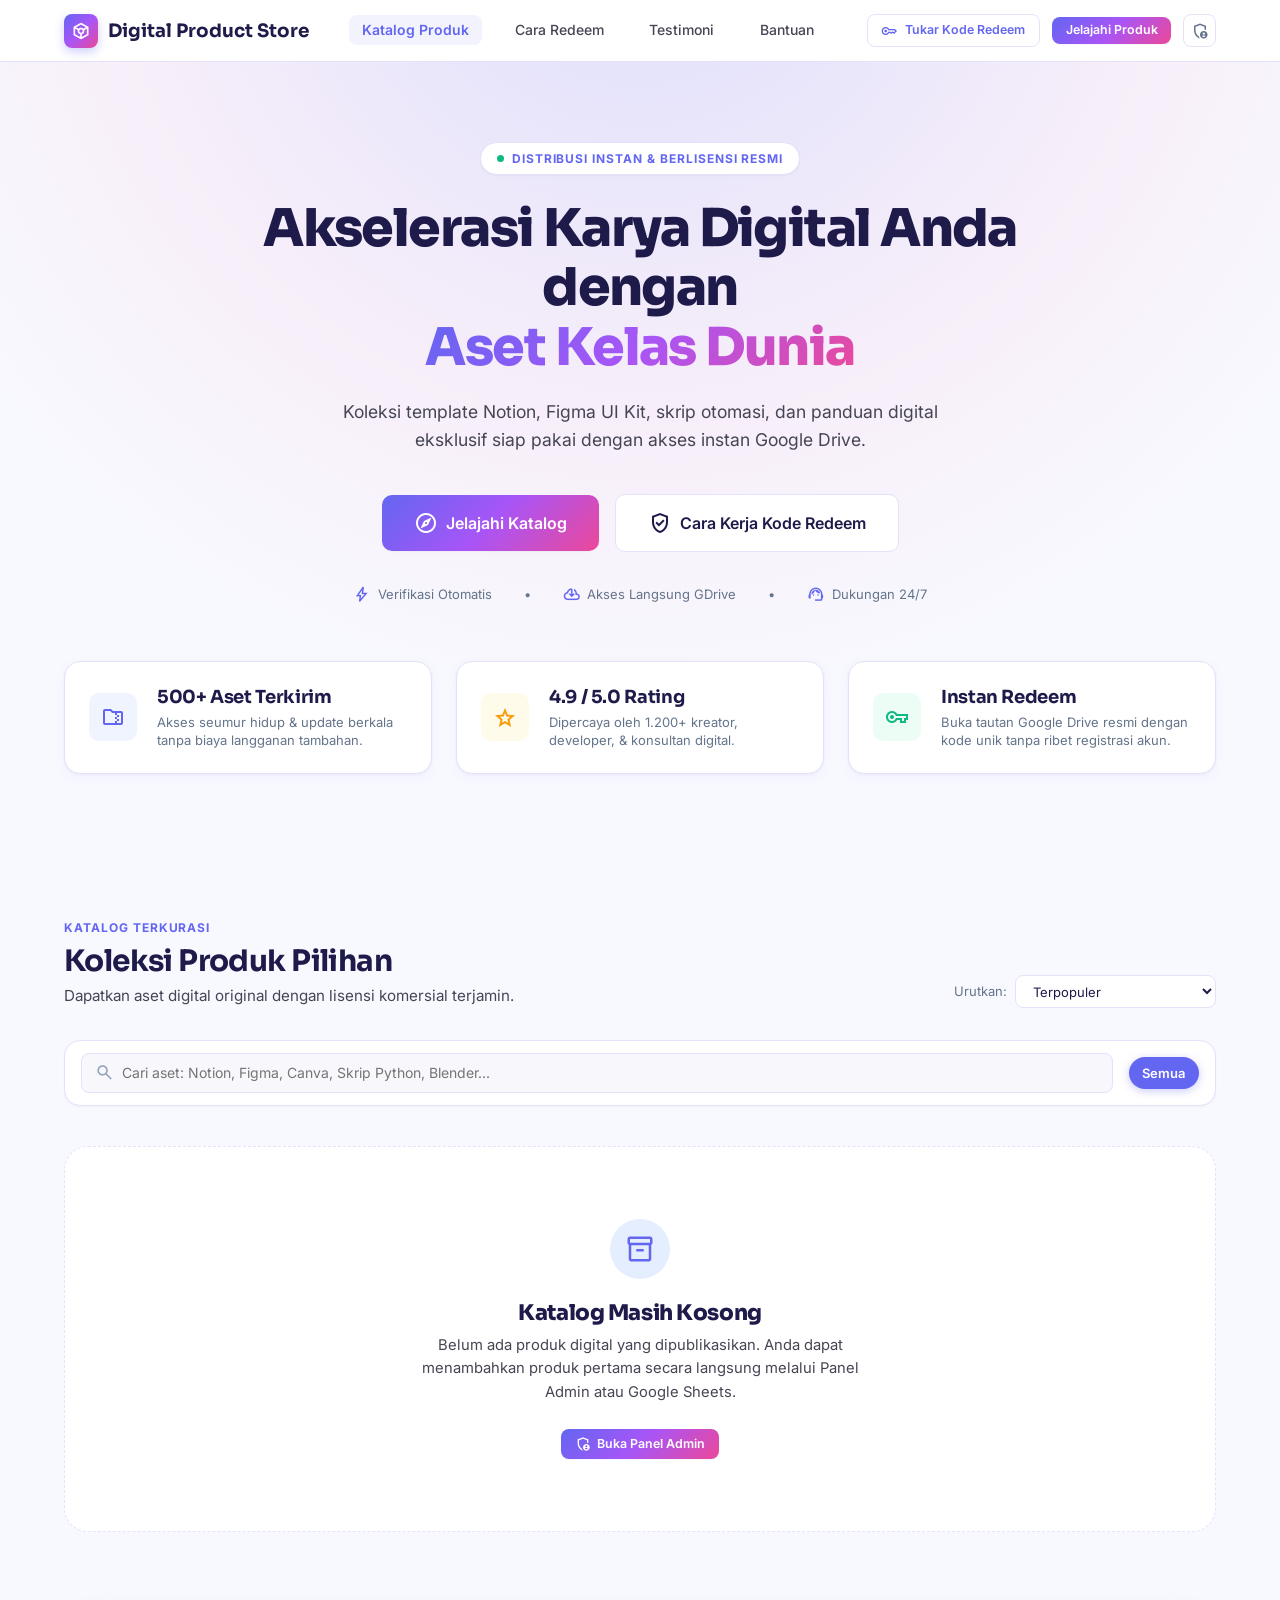
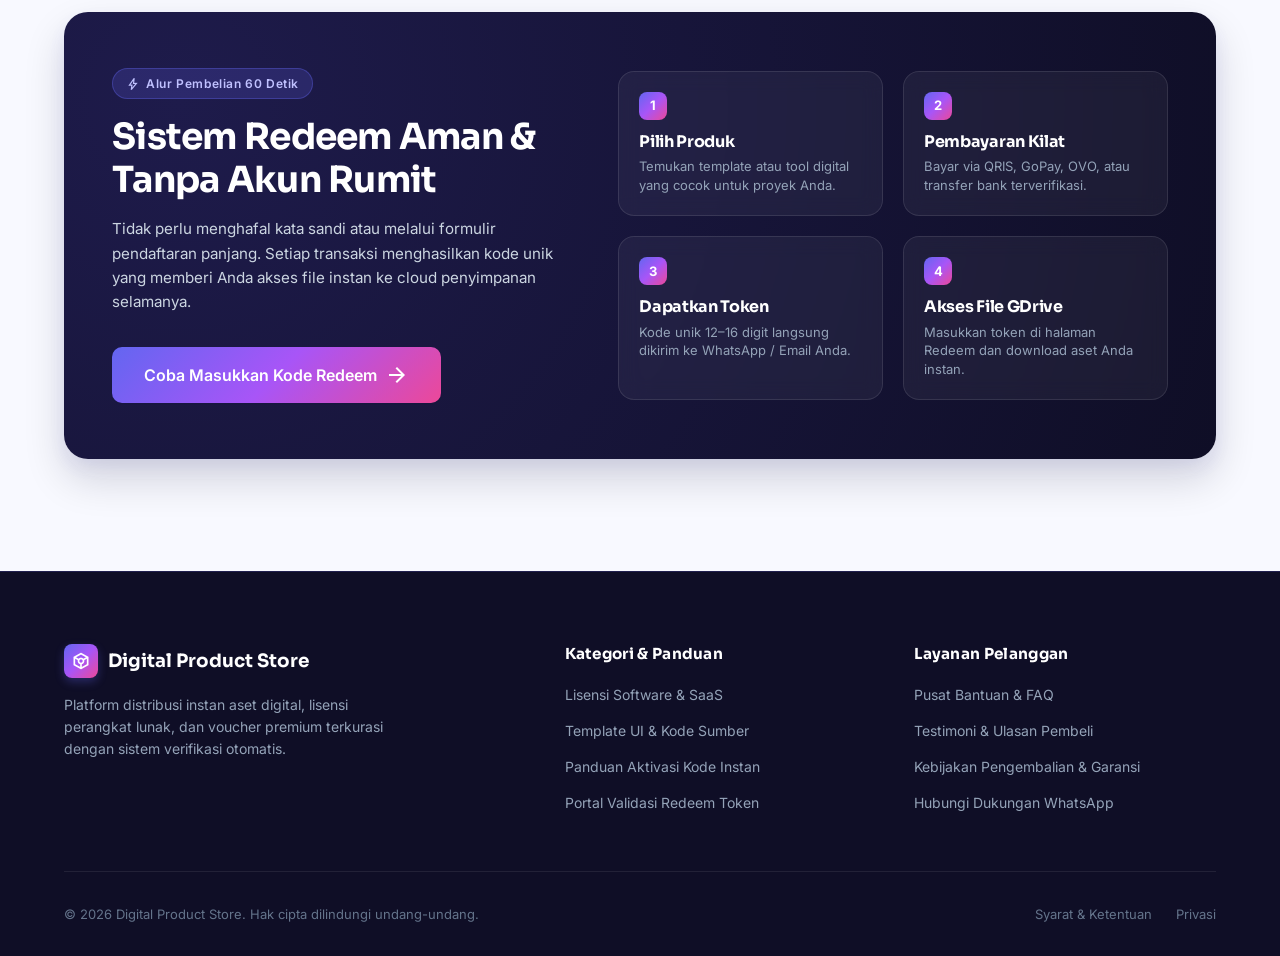
<file: index.html>
<!DOCTYPE html>
<html lang="id">
<head>
  <meta charset="UTF-8">
  <meta name="viewport" content="width=device-width, initial-scale=1.0">
  <title>Digital Product Store — Akselerasi Karya Digital Anda</title>
  <meta name="description" content="Platform distribusi instan aset digital, lisensi perangkat lunak, dan template premium terkurasi dengan sistem verifikasi kode redeem otomatis.">
  <link rel="stylesheet" href="css/style.css">
</head>
<body>


  <!-- Modern Navigation Bar -->
  <nav class="site-nav">
    <div class="container nav-wrap">
      <a href="index.html" class="brand-logo">
        <div class="brand-icon">
          <span class="material-symbols-outlined" style="font-size: 20px;">token</span>
        </div>
        <span>Digital Product Store</span>
      </a>

      <ul class="nav-menu">
        <li><a href="index.html" class="nav-link active">Katalog Produk</a></li>
        <li><a href="#cara-kerja" class="nav-link">Cara Redeem</a></li>
        <li><a href="testimonial.html" class="nav-link">Testimoni</a></li>
        <li><a href="#bantuan" class="nav-link">Bantuan</a></li>
      </ul>

      <div class="nav-actions">
        <a href="redeem.html" class="btn btn-outline btn-sm">
          <span class="material-symbols-outlined" style="font-size: 16px;">key</span>
          Tukar Kode Redeem
        </a>
        <a href="#katalog" class="btn btn-primary btn-sm">
          Jelajahi Produk
        </a>
        <a href="admin.html" title="Admin Console" style="color: var(--text-tertiary); display: flex; align-items: center; padding: 0.4rem; border-radius: var(--radius-md); border: 1px solid var(--border-subtle);">
          <span class="material-symbols-outlined" style="font-size: 18px;">admin_panel_settings</span>
        </a>
      </div>
    </div>
  </nav>

  <!-- Hero Section -->
  <header class="hero-section">
    <div class="container">
      <div class="hero-pill">
        <span class="hero-pill-dot"></span>
        Distribusi Instan & Berlisensi Resmi
      </div>

      <h1 class="hero-title">
        Akselerasi Karya Digital Anda dengan <br>
        <span class="gradient-text">Aset Kelas Dunia</span>
      </h1>

      <p class="hero-subtitle">
        Koleksi template Notion, Figma UI Kit, skrip otomasi, dan panduan digital eksklusif siap pakai dengan akses instan Google Drive.
      </p>

      <div class="hero-cta-group">
        <a href="#katalog" class="btn btn-primary btn-lg">
          <span class="material-symbols-outlined">explore</span>
          Jelajahi Katalog
        </a>
        <a href="#cara-kerja" class="btn btn-secondary btn-lg">
          <span class="material-symbols-outlined">verified_user</span>
          Cara Kerja Kode Redeem
        </a>
      </div>

      <div class="hero-trust-row">
        <div class="hero-trust-item">
          <span class="material-symbols-outlined">bolt</span>
          <span>Verifikasi Otomatis</span>
        </div>
        <span>•</span>
        <div class="hero-trust-item">
          <span class="material-symbols-outlined">cloud_download</span>
          <span>Akses Langsung GDrive</span>
        </div>
        <span>•</span>
        <div class="hero-trust-item">
          <span class="material-symbols-outlined">support_agent</span>
          <span>Dukungan 24/7</span>
        </div>
      </div>

      <!-- 3 Key Trust Metric Cards -->
      <div class="trust-cards-grid">
        <div class="trust-card">
          <div class="trust-card-icon">
            <span class="material-symbols-outlined">folder_zip</span>
          </div>
          <div>
            <h3>500+ Aset Terkirim</h3>
            <p>Akses seumur hidup & update berkala tanpa biaya langganan tambahan.</p>
          </div>
        </div>

        <div class="trust-card">
          <div class="trust-card-icon" style="color: #f59e0b; background: #fffbeb;">
            <span class="material-symbols-outlined">star</span>
          </div>
          <div>
            <h3>4.9 / 5.0 Rating</h3>
            <p>Dipercaya oleh 1.200+ kreator, developer, & konsultan digital.</p>
          </div>
        </div>

        <div class="trust-card">
          <div class="trust-card-icon" style="color: var(--accent-success); background: var(--accent-success-bg);">
            <span class="material-symbols-outlined">vpn_key</span>
          </div>
          <div>
            <h3>Instan Redeem</h3>
            <p>Buka tautan Google Drive resmi dengan kode unik tanpa ribet registrasi akun.</p>
          </div>
        </div>
      </div>

    </div>
  </header>

  <!-- Product Catalog Section -->
  <section class="catalog-section" id="katalog">
    <div class="container">
      <div class="section-head">
        <div>
          <span class="section-badge">KATALOG TERKURASI</span>
          <h2 class="section-title">Koleksi Produk Pilihan</h2>
          <p class="section-subtitle">Dapatkan aset digital original dengan lisensi komersial terjamin.</p>
        </div>
        
        <div style="display: flex; align-items: center; gap: 0.5rem; font-size: 0.8125rem; color: var(--text-tertiary);">
          <span>Urutkan:</span>
          <select id="sortSelect" class="form-control" style="width: auto; padding: 0.4rem 0.8rem; font-size: 0.8125rem;">
            <option value="popular">Terpopuler</option>
            <option value="price-low">Harga: Rendah ke Tinggi</option>
            <option value="price-high">Harga: Tinggi ke Rendah</option>
          </select>
        </div>
      </div>

      <!-- Filter Bar: Search + Category Pills -->
      <div class="catalog-filter-bar">
        <div class="search-input-wrap">
          <span class="material-symbols-outlined">search</span>
          <input type="text" id="searchInput" class="search-input" placeholder="Cari aset: Notion, Figma, Canva, Skrip Python, Blender...">
        </div>

        <div class="category-pills" id="categoryPills">
          <button class="category-pill active" data-cat="all">Semua</button>
        </div>
      </div>

      <!-- Grid Cards -->
      <div class="product-grid" id="productGrid">
        <!-- Rendered via js/app.js -->
        <div style="grid-column: 1 / -1; text-align: center; padding: 4rem 1rem; color: var(--text-tertiary);">
          <span class="material-symbols-outlined" style="font-size: 3rem; animation: spin 1.5s infinite linear;">sync</span>
          <p style="margin-top: 1rem; font-weight: 500;">Memuat katalog produk resmi...</p>
        </div>
      </div>

    </div>
  </section>

  <!-- How It Works Bento Box (Sistem Redeem Aman & Tanpa Akun Rumit) -->
  <section class="container" id="cara-kerja" style="padding-bottom: 2rem;">
    <div class="how-it-works-box">
      <div>
        <span class="how-info-tag">
          <span class="material-symbols-outlined" style="font-size: 14px;">bolt</span>
          Alur Pembelian 60 Detik
        </span>
        <h2 class="how-title">Sistem Redeem Aman & Tanpa Akun Rumit</h2>
        <p class="how-desc">
          Tidak perlu menghafal kata sandi atau melalui formulir pendaftaran panjang. Setiap transaksi menghasilkan kode unik yang memberi Anda akses file instan ke cloud penyimpanan selamanya.
        </p>
        <a href="redeem.html" class="btn btn-primary btn-lg">
          <span>Coba Masukkan Kode Redeem</span>
          <span class="material-symbols-outlined">arrow_forward</span>
        </a>
      </div>

      <div class="how-steps-grid">
        <div class="how-step-card">
          <div class="how-step-num">1</div>
          <h4>Pilih Produk</h4>
          <p>Temukan template atau tool digital yang cocok untuk proyek Anda.</p>
        </div>

        <div class="how-step-card">
          <div class="how-step-num">2</div>
          <h4>Pembayaran Kilat</h4>
          <p>Bayar via QRIS, GoPay, OVO, atau transfer bank terverifikasi.</p>
        </div>

        <div class="how-step-card">
          <div class="how-step-num">3</div>
          <h4>Dapatkan Token</h4>
          <p>Kode unik 12–16 digit langsung dikirim ke WhatsApp / Email Anda.</p>
        </div>

        <div class="how-step-card">
          <div class="how-step-num">4</div>
          <h4>Akses File GDrive</h4>
          <p>Masukkan token di halaman Redeem dan download aset Anda instan.</p>
        </div>
      </div>
    </div>
  </section>

  <!-- Public Footer -->
  <footer class="site-footer" id="bantuan">
    <div class="container">
      <div class="footer-top-grid">
        <div class="footer-brand">
          <div class="brand-logo" style="color: #ffffff; margin-bottom: 1rem;">
            <div class="brand-icon">
              <span class="material-symbols-outlined" style="font-size: 20px;">token</span>
            </div>
            <span>Digital Product Store</span>
          </div>
          <p>Platform distribusi instan aset digital, lisensi perangkat lunak, dan voucher premium terkurasi dengan sistem verifikasi otomatis.</p>
        </div>

        <div class="footer-col">
          <h4>Kategori & Panduan</h4>
          <ul class="footer-links">
            <li><a href="#katalog">Lisensi Software & SaaS</a></li>
            <li><a href="#katalog">Template UI & Kode Sumber</a></li>
            <li><a href="redeem.html">Panduan Aktivasi Kode Instan</a></li>
            <li><a href="redeem.html">Portal Validasi Redeem Token</a></li>
          </ul>
        </div>

        <div class="footer-col">
          <h4>Layanan Pelanggan</h4>
          <ul class="footer-links">
            <li><a href="#">Pusat Bantuan & FAQ</a></li>
            <li><a href="testimonial.html">Testimoni & Ulasan Pembeli</a></li>
            <li><a href="#">Kebijakan Pengembalian & Garansi</a></li>
            <li><a href="https://wa.me/6285655860383?text=Halo%20Admin%2C%20saya%20ingin%20bertanya%20seputar%20produk%20digital" target="_blank">Hubungi Dukungan WhatsApp</a></li>
          </ul>
        </div>
      </div>

      <div class="footer-bottom">
        <p>&copy; <span class="current-year">2026</span> Digital Product Store. Hak cipta dilindungi undang-undang.</p>
        <div style="display: flex; gap: 1.5rem;">
          <a href="#">Syarat & Ketentuan</a>
          <a href="#">Privasi</a>
        </div>
      </div>
    </div>
  </footer>

  <script src="js/app.js"></script>
</body>
</html>
</file>
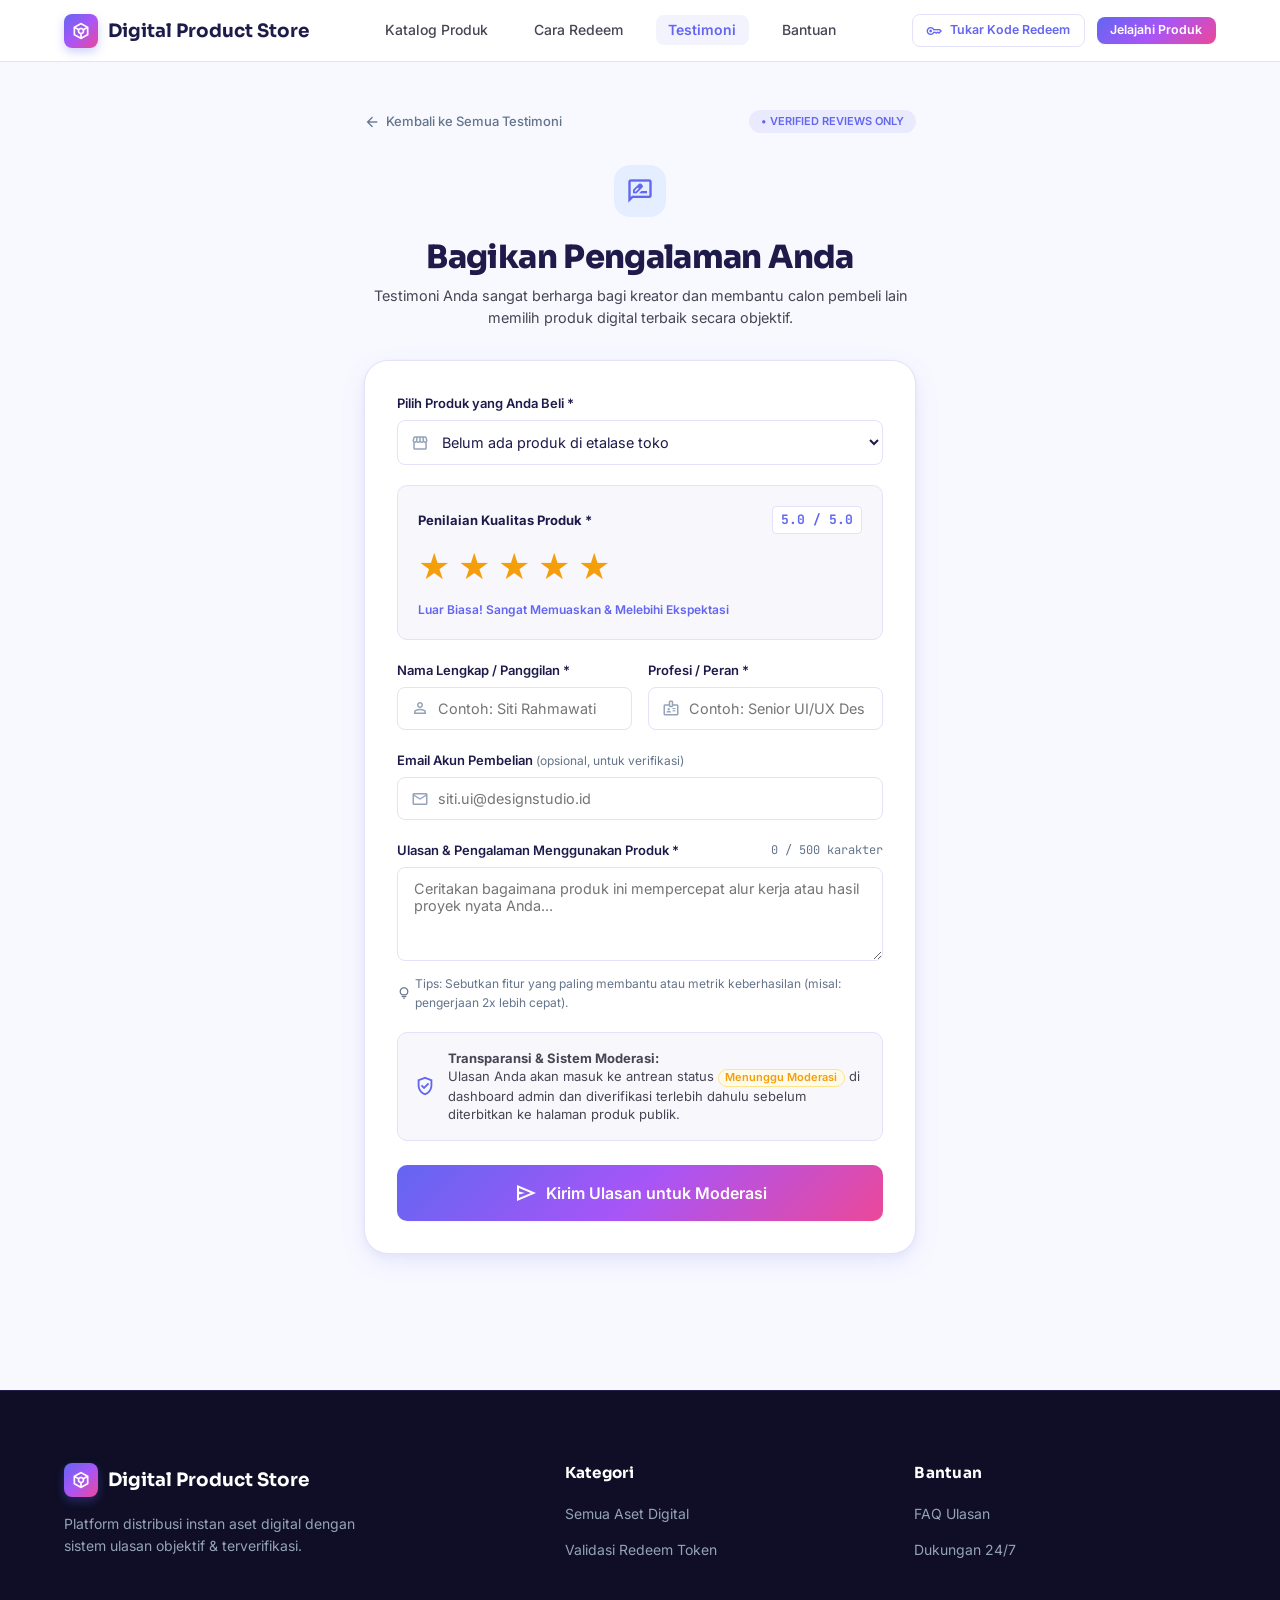
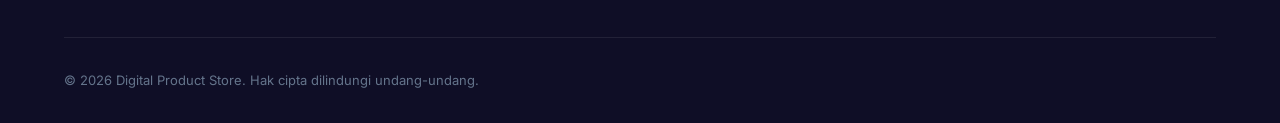
<file: testimonial.html>
<!DOCTYPE html>
<html lang="id">
<head>
  <meta charset="UTF-8">
  <meta name="viewport" content="width=device-width, initial-scale=1.0">
  <title>Kirim Testimoni Pembeli — Digital Product Store</title>
  <link rel="stylesheet" href="css/style.css">
</head>
<body>

  <!-- Modern Navigation Bar -->
  <nav class="site-nav">
    <div class="container nav-wrap">
      <a href="index.html" class="brand-logo">
        <div class="brand-icon">
          <span class="material-symbols-outlined" style="font-size: 20px;">token</span>
        </div>
        <span>Digital Product Store</span>
      </a>

      <ul class="nav-menu">
        <li><a href="index.html#katalog" class="nav-link">Katalog Produk</a></li>
        <li><a href="index.html#cara-kerja" class="nav-link">Cara Redeem</a></li>
        <li><a href="testimonial.html" class="nav-link active">Testimoni</a></li>
        <li><a href="index.html#bantuan" class="nav-link">Bantuan</a></li>
      </ul>

      <div class="nav-actions">
        <a href="redeem.html" class="btn btn-outline btn-sm">
          <span class="material-symbols-outlined" style="font-size: 16px;">key</span>
          Tukar Kode Redeem
        </a>
        <a href="index.html#katalog" class="btn btn-primary btn-sm">
          Jelajahi Produk
        </a>
      </div>
    </div>
  </nav>

  <!-- Main Container -->
  <main class="container" style="max-width: 600px; padding: 3rem 1.5rem 5rem;">
    <!-- Top Back Link & Status Badge -->
    <div style="display: flex; justify-content: space-between; align-items: center; margin-bottom: 2rem;">
      <a href="index.html" style="display: flex; align-items: center; gap: 0.35rem; font-size: 0.8125rem; color: var(--text-tertiary); font-weight: 500;">
        <span class="material-symbols-outlined" style="font-size: 16px;">arrow_back</span>
        Kembali ke Semua Testimoni
      </a>
      <span class="badge" style="background: rgba(99, 102, 241, 0.1); color: var(--primary-indigo); font-size: 0.6875rem;">
        • VERIFIED REVIEWS ONLY
      </span>
    </div>

    <!-- Header Icon & Title -->
    <div style="text-align: center; margin-bottom: 2rem;">
      <div style="width: 52px; height: 52px; border-radius: var(--radius-xl); background: var(--surface-container); color: var(--primary-indigo); display: flex; align-items: center; justify-content: center; margin: 0 auto 1.25rem;">
        <span class="material-symbols-outlined" style="font-size: 28px;">rate_review</span>
      </div>
      <h1 style="font-size: 2rem; font-weight: 800; margin-bottom: 0.5rem;">Bagikan Pengalaman Anda</h1>
      <p style="color: var(--text-secondary); font-size: 0.9rem; line-height: 1.5;">
        Testimoni Anda sangat berharga bagi kreator dan membantu calon pembeli lain memilih produk digital terbaik secara objektif.
      </p>
    </div>

    <!-- Testimonial Form Card -->
    <div style="background: #ffffff; border: 1px solid var(--border-subtle); border-radius: var(--radius-2xl); padding: 2rem; box-shadow: var(--shadow-lg); margin-bottom: 3.5rem;">
      <form id="testimonialForm">
        <!-- Select Product -->
        <div class="form-group">
          <label class="form-label" for="idProduk">Pilih Produk yang Anda Beli *</label>
          <div style="position: relative;">
            <span class="material-symbols-outlined" style="position: absolute; left: 0.85rem; top: 50%; transform: translateY(-50%); color: var(--text-muted); font-size: 18px;">storefront</span>
            <select id="idProduk" class="form-control" style="padding-left: 2.5rem;" required>
              <option value="">Pilih salah satu produk digital...</option>
            </select>
          </div>
        </div>

        <!-- Rating Stars Box -->
        <div style="background: var(--surface-subtle); border: 1px solid var(--border-subtle); border-radius: var(--radius-lg); padding: 1.25rem; margin-bottom: 1.25rem;">
          <div style="display: flex; justify-content: space-between; align-items: center; margin-bottom: 0.5rem;">
            <span style="font-size: 0.8125rem; font-weight: 700; color: var(--text-primary);">Penilaian Kualitas Produk *</span>
            <span id="ratingScoreText" style="font-family: 'JetBrains Mono', monospace; font-size: 0.8125rem; font-weight: 700; color: var(--primary-indigo); background: #ffffff; padding: 0.15rem 0.5rem; border-radius: 4px; border: 1px solid var(--border-subtle);">
              5.0 / 5.0
            </span>
          </div>

          <div id="ratingInput" style="display: flex; gap: 0.5rem; font-size: 2rem; color: #f59e0b; cursor: pointer; margin-bottom: 0.4rem;">
            <span class="star" data-rating="1">★</span>
            <span class="star" data-rating="2">★</span>
            <span class="star" data-rating="3">★</span>
            <span class="star" data-rating="4">★</span>
            <span class="star" data-rating="5">★</span>
          </div>
          <input type="hidden" id="rating" value="5" required>
          <div id="ratingLabel" style="font-size: 0.75rem; color: var(--primary-indigo); font-weight: 600;">
            Luar Biasa! Sangat Memuaskan & Melebihi Ekspektasi
          </div>
        </div>

        <!-- Name & Profession Row -->
        <div style="display: grid; grid-template-columns: 1fr 1fr; gap: 1rem;">
          <div class="form-group">
            <label class="form-label" for="namaCustomer">Nama Lengkap / Panggilan *</label>
            <div style="position: relative;">
              <span class="material-symbols-outlined" style="position: absolute; left: 0.85rem; top: 50%; transform: translateY(-50%); color: var(--text-muted); font-size: 18px;">person</span>
              <input type="text" id="namaCustomer" class="form-control" style="padding-left: 2.5rem;" required placeholder="Contoh: Siti Rahmawati">
            </div>
          </div>

          <div class="form-group">
            <label class="form-label" for="profesiCustomer">Profesi / Peran *</label>
            <div style="position: relative;">
              <span class="material-symbols-outlined" style="position: absolute; left: 0.85rem; top: 50%; transform: translateY(-50%); color: var(--text-muted); font-size: 18px;">badge</span>
              <input type="text" id="profesiCustomer" class="form-control" style="padding-left: 2.5rem;" placeholder="Contoh: Senior UI/UX Designer">
            </div>
          </div>
        </div>

        <div class="form-group">
          <label class="form-label" for="emailCustomer">Email Akun Pembelian <span class="form-label-desc">(opsional, untuk verifikasi)</span></label>
          <div style="position: relative;">
            <span class="material-symbols-outlined" style="position: absolute; left: 0.85rem; top: 50%; transform: translateY(-50%); color: var(--text-muted); font-size: 18px;">mail</span>
            <input type="email" id="emailCustomer" class="form-control" style="padding-left: 2.5rem;" placeholder="siti.ui@designstudio.id">
          </div>
        </div>

        <!-- Review Text with Character Count -->
        <div class="form-group">
          <div style="display: flex; justify-content: space-between; align-items: center; margin-bottom: 0.4rem;">
            <label class="form-label" for="isiTestimoni" style="margin-bottom: 0;">Ulasan & Pengalaman Menggunakan Produk *</label>
            <span id="reviewCharCount" style="font-size: 0.75rem; font-family: 'JetBrains Mono', monospace; color: var(--text-tertiary);">0 / 500 karakter</span>
          </div>
          <textarea id="isiTestimoni" class="form-control" rows="4" maxlength="500" required 
                    placeholder="Ceritakan bagaimana produk ini mempercepat alur kerja atau hasil proyek nyata Anda..."></textarea>
          <div style="font-size: 0.75rem; color: var(--text-tertiary); margin-top: 0.35rem; display: flex; align-items: center; gap: 0.25rem;">
            <span class="material-symbols-outlined" style="font-size: 14px;">lightbulb</span>
            Tips: Sebutkan fitur yang paling membantu atau metrik keberhasilan (misal: pengerjaan 2x lebih cepat).
          </div>
        </div>

        <!-- Transparency Moderation Notice -->
        <div style="background: var(--surface-subtle); border: 1px solid var(--border-subtle); border-radius: var(--radius-lg); padding: 1rem; display: flex; gap: 0.75rem; align-items: center; margin-bottom: 1.5rem;">
          <span class="material-symbols-outlined" style="color: var(--primary-indigo); font-size: 22px;">verified_user</span>
          <div style="font-size: 0.8125rem; color: var(--text-secondary); line-height: 1.4;">
            <strong>Transparansi & Sistem Moderasi:</strong><br>
            Ulasan Anda akan masuk ke antrean status <span class="badge badge-pending" style="font-size: 0.6875rem; padding: 0.1rem 0.4rem;">Menunggu Moderasi</span> di dashboard admin dan diverifikasi terlebih dahulu sebelum diterbitkan ke halaman produk publik.
          </div>
        </div>

        <button type="submit" id="btnSubmitReview" class="btn btn-primary btn-lg" style="width: 100%; font-size: 1rem;">
          <span class="material-symbols-outlined">send</span>
          <span>Kirim Ulasan untuk Moderasi</span>
        </button>
      </form>
    </div>
  </main>

  <!-- Public Footer -->
  <footer class="site-footer">
    <div class="container">
      <div class="footer-top-grid">
        <div class="footer-brand">
          <div class="brand-logo" style="color: #ffffff; margin-bottom: 1rem;">
            <div class="brand-icon">
              <span class="material-symbols-outlined" style="font-size: 20px;">token</span>
            </div>
            <span>Digital Product Store</span>
          </div>
          <p>Platform distribusi instan aset digital dengan sistem ulasan objektif & terverifikasi.</p>
        </div>
        <div class="footer-col">
          <h4>Kategori</h4>
          <ul class="footer-links">
            <li><a href="index.html#katalog">Semua Aset Digital</a></li>
            <li><a href="redeem.html">Validasi Redeem Token</a></li>
          </ul>
        </div>
        <div class="footer-col">
          <h4>Bantuan</h4>
          <ul class="footer-links">
            <li><a href="#">FAQ Ulasan</a></li>
            <li><a href="#">Dukungan 24/7</a></li>
          </ul>
        </div>
      </div>
      <div class="footer-bottom">
        <p>&copy; <span class="current-year">2026</span> Digital Product Store. Hak cipta dilindungi undang-undang.</p>
      </div>
    </div>
  </footer>

  <script src="js/app.js"></script>
</body>
</html>
</file>
<file: css/style.css>
/* ==========================================================================
   DIGITAL PRODUCT STORE - DESIGN SYSTEM "DYNAMIC SAAS PULSE"
   Inspired by Linear, Stripe & Vercel
   ========================================================================== */

@import url('https://fonts.googleapis.com/css2?family=Inter:wght@300;400;500;600;700&family=JetBrains+Mono:wght@400;500;600;700&family=Sora:wght@400;500;600;700;800&display=swap');
@import url('https://fonts.googleapis.com/css2?family=Material+Symbols+Outlined:opsz,wght,FILL,GRAD@20..48,100..700,0..1,-50..200');

:root {
  /* Brand Tri-Color Gradient & Core */
  --primary: #4648d4;
  --primary-indigo: #6366f1;
  --primary-hover: #3b3dc0;
  --primary-container: #6063ee;
  --secondary: #8127cf;
  --tertiary: #b10e6b;
  --brand-gradient: linear-gradient(135deg, #6366F1 0%, #A855F7 50%, #EC4899 100%);
  --brand-gradient-hover: linear-gradient(135deg, #4f46e5 0%, #9333ea 50%, #db2777 100%);
  --brand-gradient-subtle: linear-gradient(135deg, rgba(99, 102, 241, 0.08) 0%, rgba(168, 85, 247, 0.08) 50%, rgba(236, 72, 153, 0.08) 100%);

  /* Surface & Backgrounds */
  --surface: #f8f9ff;
  --surface-base: #ffffff;
  --surface-subtle: #f7f7fc;
  --surface-container-low: #eff4ff;
  --surface-container: #e5eeff;
  --surface-container-high: #dce9ff;
  --surface-dark-sidebar: #0f0e26;
  --surface-dark-sidebar-end: #1e1b4b;
  --surface-dark-card: #151336;

  /* Text & Contrast */
  --text-primary: #1e1b4b;
  --text-secondary: #464554;
  --text-tertiary: #64748b;
  --text-muted: #94a3b8;
  --text-inverse: #ffffff;

  /* Borders & Dividers */
  --border-subtle: #e4e1fa;
  --border-strong: #cbd5e1;
  --border-focus: #6366f1;

  /* Semantic Feedback */
  --accent-success: #10b981;
  --accent-success-bg: #ecfdf5;
  --accent-success-border: #a7f3d0;
  --accent-pending: #f59e0b;
  --accent-pending-bg: #fffbeb;
  --accent-pending-border: #fde68a;
  --accent-danger: #f43f5e;
  --accent-danger-bg: #fff1f2;
  --accent-danger-border: #fecdd3;
  --accent-info: #0ea5e9;
  --accent-info-bg: #f0f9ff;
  --accent-info-border: #bae6fd;

  /* Elevation Shadows */
  --shadow-sm: 0 1px 2px rgba(30, 27, 75, 0.04);
  --shadow-md: 0 1px 3px rgba(30, 27, 75, 0.04), 0 4px 12px rgba(99, 102, 241, 0.05);
  --shadow-lg: 0 8px 24px rgba(99, 102, 241, 0.12), 0 2px 6px rgba(30, 27, 75, 0.04);
  --shadow-xl: 0 20px 40px rgba(15, 14, 38, 0.16), 0 8px 16px rgba(99, 102, 241, 0.08);
  --shadow-glow: 0 6px 20px rgba(99, 102, 241, 0.35);

  /* Radii */
  --radius-sm: 0.375rem; /* 6px */
  --radius-md: 0.5rem;   /* 8px */
  --radius-lg: 0.625rem; /* 10px */
  --radius-xl: 1rem;     /* 16px */
  --radius-2xl: 1.5rem;  /* 24px */
  --radius-full: 9999px;

  /* Transitions */
  --transition-fast: 0.15s cubic-bezier(0.4, 0, 0.2, 1);
  --transition-normal: 0.25s cubic-bezier(0.4, 0, 0.2, 1);
}

/* ==========================================================================
   RESET & BASE STYLES
   ========================================================================== */
*, *::before, *::after {
  box-sizing: border-box;
  margin: 0;
  padding: 0;
}

html {
  scroll-behavior: smooth;
  -webkit-font-smoothing: antialiased;
  -moz-osx-font-smoothing: grayscale;
}

body {
  font-family: 'Inter', system-ui, -apple-system, sans-serif;
  background-color: var(--surface);
  color: var(--text-primary);
  line-height: 1.6;
  font-size: 15px;
  min-height: 100vh;
}

h1, h2, h3, h4, h5, h6 {
  font-family: 'Sora', sans-serif;
  font-weight: 700;
  color: var(--text-primary);
  line-height: 1.25;
  letter-spacing: -0.02em;
}

a {
  color: inherit;
  text-decoration: none;
  transition: color var(--transition-fast);
}

img {
  max-width: 100%;
  height: auto;
  display: block;
}

input, button, select, textarea {
  font-family: inherit;
  font-size: inherit;
}

.material-symbols-outlined {
  font-variation-settings: 'FILL' 0, 'wght' 400, 'GRAD' 0, 'opsz' 24;
  vertical-align: middle;
  line-height: 1;
}

.container {
  width: 100%;
  max-width: 75rem; /* 1200px */
  margin: 0 auto;
  padding: 0 1.5rem;
}

/* ==========================================================================
   BUTTONS & ACTIONS
   ========================================================================== */
.btn {
  display: inline-flex;
  align-items: center;
  justify-content: center;
  gap: 0.5rem;
  font-family: 'Inter', sans-serif;
  font-weight: 600;
  font-size: 0.875rem;
  line-height: 1;
  padding: 0.75rem 1.25rem;
  border-radius: var(--radius-lg);
  cursor: pointer;
  transition: all var(--transition-fast);
  border: 1px solid transparent;
  white-space: nowrap;
}

.btn-primary {
  background: var(--brand-gradient);
  color: #ffffff;
  border: none;
  box-shadow: var(--shadow-sm);
}

.btn-primary:hover {
  background: var(--brand-gradient-hover);
  box-shadow: var(--shadow-glow);
  transform: translateY(-1px);
}

.btn-secondary {
  background: #ffffff;
  color: var(--text-primary);
  border: 1.5px solid var(--border-subtle);
}

.btn-secondary:hover {
  background: var(--surface-subtle);
  border-color: var(--primary-indigo);
  color: var(--primary-indigo);
}

.btn-outline {
  background: transparent;
  color: var(--primary-indigo);
  border: 1.5px solid var(--border-subtle);
}

.btn-outline:hover {
  border-color: var(--primary-indigo);
  background: rgba(99, 102, 241, 0.05);
}

.btn-success {
  background: var(--accent-success);
  color: #ffffff;
}

.btn-success:hover {
  background: #059669;
  box-shadow: 0 4px 14px rgba(16, 185, 129, 0.3);
}

.btn-danger {
  background: var(--accent-danger-bg);
  color: var(--accent-danger);
  border: 1px solid var(--accent-danger-border);
}

.btn-danger:hover {
  background: var(--accent-danger);
  color: #ffffff;
}

.btn-sm {
  padding: 0.45rem 0.85rem;
  font-size: 0.775rem;
  border-radius: var(--radius-md);
}

.btn-lg {
  padding: 1rem 2rem;
  font-size: 1rem;
  border-radius: var(--radius-lg);
}

/* ==========================================================================
   STATUS BADGES & CHIPS
   ========================================================================== */
.badge {
  display: inline-flex;
  align-items: center;
  gap: 0.375rem;
  padding: 0.3rem 0.75rem;
  border-radius: var(--radius-full);
  font-size: 0.75rem;
  font-weight: 600;
  line-height: 1.2;
}

.badge-dot {
  width: 6px;
  height: 6px;
  border-radius: 50%;
  display: inline-block;
}

.badge-success {
  background-color: var(--accent-success-bg);
  color: var(--accent-success);
  border: 1px solid var(--accent-success-border);
}
.badge-success .badge-dot { background-color: var(--accent-success); }

.badge-pending {
  background-color: var(--accent-pending-bg);
  color: var(--accent-pending);
  border: 1px solid var(--accent-pending-border);
}
.badge-pending .badge-dot {
  background-color: var(--accent-pending);
  box-shadow: 0 0 0 2px rgba(245, 158, 11, 0.2);
}

.badge-danger {
  background-color: var(--accent-danger-bg);
  color: var(--accent-danger);
  border: 1px solid var(--accent-danger-border);
}
.badge-danger .badge-dot { background-color: var(--accent-danger); }

.badge-brand {
  background: var(--brand-gradient-subtle);
  color: var(--primary-indigo);
  border: 1px solid var(--border-subtle);
}

.badge-code {
  font-family: 'JetBrains Mono', monospace;
  font-size: 0.8125rem;
  font-weight: 600;
  letter-spacing: 0.04em;
  background: var(--surface-subtle);
  color: var(--primary-indigo);
  border: 1px solid var(--border-subtle);
  padding: 0.35rem 0.65rem;
  border-radius: var(--radius-md);
  display: inline-flex;
  align-items: center;
  gap: 0.5rem;
}

/* ==========================================================================
   PUBLIC STOREFRONT - NAVBAR
   ========================================================================== */
.site-nav {
  position: sticky;
  top: 0;
  z-index: 100;
  background: rgba(255, 255, 255, 0.92);
  backdrop-filter: blur(12px);
  border-bottom: 1px solid var(--border-subtle);
  padding: 0.85rem 0;
}

.nav-wrap {
  display: flex;
  align-items: center;
  justify-content: space-between;
}

.brand-logo {
  display: flex;
  align-items: center;
  gap: 0.65rem;
  font-family: 'Sora', sans-serif;
  font-weight: 700;
  font-size: 1.15rem;
  color: var(--text-primary);
}

.brand-icon {
  width: 34px;
  height: 34px;
  border-radius: var(--radius-md);
  background: var(--brand-gradient);
  display: flex;
  align-items: center;
  justify-content: center;
  color: #ffffff;
  box-shadow: 0 4px 10px rgba(99, 102, 241, 0.3);
}

.nav-menu {
  display: flex;
  align-items: center;
  gap: 1.25rem;
  list-style: none;
}

.nav-link {
  font-size: 0.875rem;
  font-weight: 500;
  color: var(--text-secondary);
  padding: 0.4rem 0.8rem;
  border-radius: var(--radius-md);
  transition: all var(--transition-fast);
}

.nav-link:hover {
  color: var(--primary-indigo);
  background: rgba(99, 102, 241, 0.04);
}

.nav-link.active {
  color: var(--primary-indigo);
  background: rgba(99, 102, 241, 0.08);
  font-weight: 600;
}

.nav-actions {
  display: flex;
  align-items: center;
  gap: 0.75rem;
}

/* ==========================================================================
   HERO SECTION & TRUST CARDS
   ========================================================================== */
.hero-section {
  position: relative;
  overflow: hidden;
  padding: 5rem 0 3rem;
  background: radial-gradient(circle at 50% -20%, rgba(99, 102, 241, 0.18) 0%, rgba(236, 72, 153, 0.06) 45%, transparent 70%);
  text-align: center;
}

.hero-pill {
  display: inline-flex;
  align-items: center;
  gap: 0.5rem;
  background: #ffffff;
  padding: 0.35rem 1rem;
  border-radius: var(--radius-full);
  border: 1px solid var(--border-subtle);
  box-shadow: var(--shadow-sm);
  font-size: 0.75rem;
  font-weight: 700;
  letter-spacing: 0.08em;
  text-transform: uppercase;
  color: var(--primary-indigo);
  margin-bottom: 1.5rem;
}

.hero-pill-dot {
  width: 7px;
  height: 7px;
  border-radius: 50%;
  background: var(--accent-success);
}

.hero-title {
  font-size: clamp(2rem, 5vw, 3.25rem);
  font-weight: 800;
  line-height: 1.15;
  letter-spacing: -0.03em;
  color: var(--text-primary);
  max-width: 820px;
  margin: 0 auto 1.25rem;
}

.hero-title .gradient-text {
  background: var(--brand-gradient);
  -webkit-background-clip: text;
  -webkit-text-fill-color: transparent;
}

.hero-subtitle {
  font-size: 1.1rem;
  color: var(--text-secondary);
  max-width: 640px;
  margin: 0 auto 2.5rem;
  line-height: 1.6;
}

.hero-cta-group {
  display: flex;
  align-items: center;
  justify-content: center;
  gap: 1rem;
  flex-wrap: wrap;
  margin-bottom: 2rem;
}

.hero-trust-row {
  display: flex;
  align-items: center;
  justify-content: center;
  gap: 2rem;
  flex-wrap: wrap;
  font-size: 0.8125rem;
  color: var(--text-tertiary);
  margin-bottom: 3.5rem;
}

.hero-trust-item {
  display: inline-flex;
  align-items: center;
  gap: 0.4rem;
}

.hero-trust-item .material-symbols-outlined {
  color: var(--primary-indigo);
  font-size: 1.1rem;
}

/* 3 Stat Trust Cards */
.trust-cards-grid {
  display: grid;
  grid-template-columns: repeat(3, 1fr);
  gap: 1.5rem;
  margin-bottom: 4rem;
}

.trust-card {
  background: var(--surface-base);
  border: 1px solid var(--border-subtle);
  border-radius: var(--radius-xl);
  padding: 1.5rem;
  display: flex;
  align-items: center;
  gap: 1.25rem;
  box-shadow: var(--shadow-md);
  text-align: left;
  transition: transform var(--transition-fast), box-shadow var(--transition-fast);
}

.trust-card:hover {
  transform: translateY(-2px);
  box-shadow: var(--shadow-lg);
  border-color: var(--primary-indigo);
}

.trust-card-icon {
  width: 48px;
  height: 48px;
  border-radius: var(--radius-lg);
  background: var(--surface-container-low);
  display: flex;
  align-items: center;
  justify-content: center;
  color: var(--primary-indigo);
  font-size: 1.5rem;
  flex-shrink: 0;
}

.trust-card h3 {
  font-size: 1.125rem;
  font-weight: 700;
  margin-bottom: 0.25rem;
}

.trust-card p {
  font-size: 0.8125rem;
  color: var(--text-tertiary);
  line-height: 1.4;
}

/* ==========================================================================
   PRODUCT CATALOG & FILTERS
   ========================================================================== */
.catalog-section {
  padding: 2rem 0 5rem;
}

.section-head {
  display: flex;
  align-items: flex-end;
  justify-content: space-between;
  margin-bottom: 2rem;
  flex-wrap: wrap;
  gap: 1rem;
}

.section-badge {
  font-size: 0.75rem;
  font-weight: 700;
  letter-spacing: 0.08em;
  text-transform: uppercase;
  color: var(--primary-indigo);
  margin-bottom: 0.35rem;
  display: block;
}

.section-title {
  font-size: 1.85rem;
  font-weight: 700;
}

.section-subtitle {
  font-size: 0.95rem;
  color: var(--text-secondary);
  margin-top: 0.25rem;
}

.catalog-filter-bar {
  background: #ffffff;
  border: 1px solid var(--border-subtle);
  border-radius: var(--radius-xl);
  padding: 0.75rem 1rem;
  display: flex;
  align-items: center;
  justify-content: space-between;
  gap: 1rem;
  margin-bottom: 2.5rem;
  box-shadow: var(--shadow-sm);
  flex-wrap: wrap;
}

.search-input-wrap {
  position: relative;
  flex: 1;
  min-width: 260px;
}

.search-input-wrap .material-symbols-outlined {
  position: absolute;
  left: 0.85rem;
  top: 50%;
  transform: translateY(-50%);
  color: var(--text-muted);
  font-size: 1.2rem;
}

.search-input {
  width: 100%;
  padding: 0.65rem 1rem 0.65rem 2.5rem;
  border: 1px solid var(--border-subtle);
  border-radius: var(--radius-md);
  background: var(--surface-subtle);
  font-size: 0.875rem;
  color: var(--text-primary);
  outline: none;
  transition: all var(--transition-fast);
}

.search-input:focus {
  background: #ffffff;
  border-color: var(--primary-indigo);
  box-shadow: 0 0 0 3px rgba(99, 102, 241, 0.15);
}

.category-pills {
  display: flex;
  align-items: center;
  gap: 0.5rem;
  flex-wrap: wrap;
}

.category-pill {
  border: none;
  background: var(--surface-subtle);
  color: var(--text-secondary);
  font-size: 0.8125rem;
  font-weight: 500;
  padding: 0.5rem 0.85rem;
  border-radius: var(--radius-full);
  cursor: pointer;
  transition: all var(--transition-fast);
}

.category-pill:hover {
  background: var(--surface-container);
  color: var(--primary-indigo);
}

.category-pill.active {
  background: var(--primary-indigo);
  color: #ffffff;
  font-weight: 600;
  box-shadow: 0 2px 8px rgba(99, 102, 241, 0.35);
}

/* Product Cards Grid */
.product-grid {
  display: grid;
  grid-template-columns: repeat(auto-fill, minmax(270px, 1fr));
  gap: 1.5rem;
}

.product-card {
  background: var(--surface-base);
  border: 1px solid var(--border-subtle);
  border-radius: var(--radius-xl);
  overflow: hidden;
  box-shadow: var(--shadow-md);
  display: flex;
  flex-direction: column;
  transition: all var(--transition-fast);
  position: relative;
}

.product-card:hover {
  transform: translateY(-4px);
  box-shadow: var(--shadow-lg);
  border-color: rgba(99, 102, 241, 0.3);
}

.product-img-wrap {
  position: relative;
  width: 100%;
  aspect-ratio: 16 / 10;
  background: #e2e8f0;
  overflow: hidden;
}

.product-img-wrap img {
  width: 100%;
  height: 100%;
  object-fit: cover;
  transition: transform var(--transition-normal);
}

.product-card:hover .product-img-wrap img {
  transform: scale(1.04);
}

.product-category-tag {
  position: absolute;
  top: 0.75rem;
  left: 0.75rem;
  background: rgba(15, 14, 38, 0.85);
  backdrop-filter: blur(8px);
  color: #ffffff;
  font-size: 0.6875rem;
  font-weight: 600;
  padding: 0.25rem 0.6rem;
  border-radius: var(--radius-full);
}

.product-favorite-btn {
  position: absolute;
  top: 0.75rem;
  right: 0.75rem;
  width: 32px;
  height: 32px;
  border-radius: 50%;
  background: rgba(255, 255, 255, 0.9);
  backdrop-filter: blur(8px);
  border: none;
  display: flex;
  align-items: center;
  justify-content: center;
  cursor: pointer;
  color: var(--text-tertiary);
  transition: all var(--transition-fast);
}

.product-favorite-btn:hover {
  color: var(--accent-danger);
  transform: scale(1.1);
}

.product-card-body {
  padding: 1.25rem;
  display: flex;
  flex-direction: column;
  flex: 1;
}

.product-rating-row {
  display: flex;
  align-items: center;
  gap: 0.35rem;
  font-size: 0.75rem;
  color: var(--text-tertiary);
  margin-bottom: 0.4rem;
}

.product-rating-row .star-icon {
  color: #f59e0b;
  font-size: 0.95rem;
}

.product-card-title {
  font-size: 1rem;
  font-weight: 700;
  color: var(--text-primary);
  margin-bottom: 0.4rem;
  line-height: 1.35;
  display: -webkit-box;
  -webkit-line-clamp: 2;
  -webkit-box-orient: vertical;
  overflow: hidden;
}

.product-card-desc {
  font-size: 0.8125rem;
  color: var(--text-secondary);
  line-height: 1.45;
  margin-bottom: 1.25rem;
  display: -webkit-box;
  -webkit-line-clamp: 2;
  -webkit-box-orient: vertical;
  overflow: hidden;
  flex: 1;
}

.product-card-footer {
  display: flex;
  align-items: center;
  justify-content: space-between;
  padding-top: 0.85rem;
  border-top: 1px solid var(--border-subtle);
}

.product-price-label {
  font-size: 0.6875rem;
  color: var(--text-muted);
  text-transform: uppercase;
  letter-spacing: 0.05em;
  font-weight: 600;
}

.product-price-value {
  font-family: 'Sora', sans-serif;
  font-weight: 700;
  font-size: 1.125rem;
  color: var(--primary-indigo);
}

/* ==========================================================================
   HOW IT WORKS (REDEEM 4-STEPS BENTO BOX)
   ========================================================================== */
.how-it-works-box {
  background: radial-gradient(circle at 10% 20%, #1e1b4b 0%, #0f0e26 100%);
  border-radius: var(--radius-2xl);
  padding: 3.5rem 3rem;
  color: #ffffff;
  display: grid;
  grid-template-columns: 1fr 1.2fr;
  gap: 3rem;
  align-items: center;
  box-shadow: var(--shadow-xl);
  margin-bottom: 5rem;
}

.how-info-tag {
  display: inline-flex;
  align-items: center;
  gap: 0.4rem;
  background: rgba(99, 102, 241, 0.2);
  border: 1px solid rgba(99, 102, 241, 0.35);
  color: #c0c1ff;
  font-size: 0.75rem;
  font-weight: 600;
  letter-spacing: 0.05em;
  padding: 0.3rem 0.8rem;
  border-radius: var(--radius-full);
  margin-bottom: 1rem;
}

.how-title {
  font-size: 2.25rem;
  color: #ffffff;
  margin-bottom: 1rem;
  line-height: 1.2;
}

.how-desc {
  font-size: 0.95rem;
  color: #cbd5e1;
  line-height: 1.6;
  margin-bottom: 2rem;
}

.how-steps-grid {
  display: grid;
  grid-template-columns: repeat(2, 1fr);
  gap: 1.25rem;
}

.how-step-card {
  background: rgba(255, 255, 255, 0.05);
  border: 1px solid rgba(255, 255, 255, 0.1);
  border-radius: var(--radius-xl);
  padding: 1.25rem;
  backdrop-filter: blur(10px);
  transition: all var(--transition-fast);
}

.how-step-card:hover {
  background: rgba(255, 255, 255, 0.08);
  border-color: rgba(99, 102, 241, 0.4);
  transform: translateY(-2px);
}

.how-step-num {
  width: 28px;
  height: 28px;
  border-radius: var(--radius-md);
  background: var(--brand-gradient);
  display: flex;
  align-items: center;
  justify-content: center;
  font-size: 0.8125rem;
  font-weight: 700;
  margin-bottom: 0.75rem;
  color: #ffffff;
}

.how-step-card h4 {
  font-size: 1rem;
  color: #ffffff;
  margin-bottom: 0.35rem;
}

.how-step-card p {
  font-size: 0.8125rem;
  color: #94a3b8;
  line-height: 1.45;
}

/* ==========================================================================
   PUBLIC FOOTER
   ========================================================================== */
.site-footer {
  background: #0f0e26;
  color: #ffffff;
  padding: 4.5rem 0 2rem;
  border-top: 1px solid rgba(99, 102, 241, 0.2);
}

.footer-top-grid {
  display: grid;
  grid-template-columns: 1.5fr 1fr 1fr;
  gap: 3rem;
  margin-bottom: 3.5rem;
}

.footer-brand h3 {
  color: #ffffff;
  font-size: 1.35rem;
  margin-bottom: 0.85rem;
}

.footer-brand p {
  color: #94a3b8;
  font-size: 0.875rem;
  line-height: 1.6;
  max-width: 320px;
  margin-bottom: 1.5rem;
}

.footer-sync-badge {
  display: inline-flex;
  align-items: center;
  gap: 0.5rem;
  background: rgba(255, 255, 255, 0.06);
  border: 1px solid rgba(255, 255, 255, 0.12);
  color: #c0c1ff;
  font-size: 0.75rem;
  font-weight: 600;
  padding: 0.4rem 0.85rem;
  border-radius: var(--radius-full);
}

.footer-col h4 {
  color: #ffffff;
  font-size: 0.95rem;
  margin-bottom: 1.25rem;
  letter-spacing: 0.02em;
}

.footer-links {
  list-style: none;
  display: flex;
  flex-direction: column;
  gap: 0.75rem;
}

.footer-links a {
  color: #94a3b8;
  font-size: 0.875rem;
  transition: color var(--transition-fast);
}

.footer-links a:hover {
  color: #ffffff;
}

.footer-bottom {
  padding-top: 2rem;
  border-top: 1px solid rgba(255, 255, 255, 0.08);
  display: flex;
  align-items: center;
  justify-content: space-between;
  font-size: 0.8125rem;
  color: #64748b;
  flex-wrap: wrap;
  gap: 1rem;
}

/* ==========================================================================
   FORM CONTROLS & INPUTS
   ========================================================================== */
.form-group {
  margin-bottom: 1.25rem;
  text-align: left;
}

.form-label {
  display: block;
  font-size: 0.8125rem;
  font-weight: 600;
  color: var(--text-primary);
  margin-bottom: 0.4rem;
}

.form-label-desc {
  font-size: 0.75rem;
  color: var(--text-tertiary);
  font-weight: 400;
}

.form-control {
  width: 100%;
  padding: 0.75rem 1rem;
  border: 1.5px solid var(--border-subtle);
  border-radius: var(--radius-md);
  background: #ffffff;
  color: var(--text-primary);
  font-size: 0.9rem;
  outline: none;
  transition: all var(--transition-fast);
}

.form-control:focus {
  border-color: var(--primary-indigo);
  box-shadow: 0 0 0 3px rgba(99, 102, 241, 0.15);
}

.form-control:disabled, .form-control[readonly] {
  background: var(--surface-subtle);
  cursor: not-allowed;
  color: var(--text-secondary);
}

/* Stepper Component */
.stepper-row {
  display: flex;
  align-items: center;
  justify-content: center;
  gap: 1.5rem;
  margin: 2rem 0;
  flex-wrap: wrap;
}

.stepper-item {
  display: flex;
  align-items: center;
  gap: 0.6rem;
  font-size: 0.8125rem;
  color: var(--text-tertiary);
}

.stepper-item.active {
  color: var(--primary-indigo);
  font-weight: 600;
}

.stepper-num {
  width: 24px;
  height: 24px;
  border-radius: 50%;
  background: var(--surface-container);
  color: var(--text-secondary);
  display: flex;
  align-items: center;
  justify-content: center;
  font-size: 0.75rem;
  font-weight: 700;
}

.stepper-item.active .stepper-num {
  background: var(--primary-indigo);
  color: #ffffff;
}

/* ==========================================================================
   ADMIN LAYOUT & SIDEBAR
   ========================================================================== */
.admin-wrapper {
  display: flex;
  min-height: 100vh;
  background: var(--surface);
}

.admin-sidebar {
  width: 16.25rem; /* 260px */
  background: linear-gradient(180deg, var(--surface-dark-sidebar) 0%, var(--surface-dark-sidebar-end) 100%);
  color: #ffffff;
  display: flex;
  flex-direction: column;
  position: fixed;
  top: 0;
  left: 0;
  bottom: 0;
  z-index: 50;
  border-right: 1px solid rgba(255, 255, 255, 0.08);
}

.sidebar-header {
  padding: 1.5rem 1.25rem;
  display: flex;
  align-items: center;
  justify-content: space-between;
  border-bottom: 1px solid rgba(255, 255, 255, 0.08);
}

.sidebar-brand {
  display: flex;
  align-items: center;
  gap: 0.65rem;
  font-family: 'Sora', sans-serif;
  font-weight: 700;
  font-size: 1.05rem;
  color: #ffffff;
}

.sidebar-version-pill {
  font-size: 0.6875rem;
  background: rgba(99, 102, 241, 0.25);
  color: #c0c1ff;
  padding: 0.2rem 0.5rem;
  border-radius: var(--radius-sm);
  font-family: 'JetBrains Mono', monospace;
}

.sidebar-nav {
  padding: 1.25rem 0.75rem;
  list-style: none;
  display: flex;
  flex-direction: column;
  gap: 0.35rem;
  flex: 1;
}

.sidebar-link {
  display: flex;
  align-items: center;
  justify-content: space-between;
  padding: 0.75rem 1rem;
  border-radius: var(--radius-lg);
  color: #94a3b8;
  font-size: 0.875rem;
  font-weight: 500;
  transition: all var(--transition-fast);
  cursor: pointer;
}

.sidebar-link-content {
  display: flex;
  align-items: center;
  gap: 0.75rem;
}

.sidebar-link:hover {
  background: rgba(255, 255, 255, 0.06);
  color: #ffffff;
}

.sidebar-link.active {
  background: rgba(99, 102, 241, 0.2);
  color: #ffffff;
  font-weight: 600;
  box-shadow: inset 3px 0 0 var(--primary-indigo);
}

.sidebar-count-badge {
  font-size: 0.6875rem;
  padding: 0.15rem 0.55rem;
  border-radius: var(--radius-full);
  font-weight: 700;
  transition: all 0.2s ease;
  line-height: 1.2;
  display: inline-flex;
  align-items: center;
}

.sidebar-count-badge.badge-neutral {
  background: rgba(255, 255, 255, 0.1);
  color: #94a3b8;
}

.sidebar-count-badge.badge-pending {
  background: var(--accent-pending);
  color: #ffffff;
  box-shadow: 0 0 10px rgba(245, 158, 11, 0.35);
}

.sidebar-footer {
  padding: 1.25rem;
  border-top: 1px solid rgba(255, 255, 255, 0.08);
}

.sidebar-sync-status {
  display: flex;
  align-items: center;
  gap: 0.5rem;
  font-size: 0.75rem;
  color: #94a3b8;
  margin-bottom: 1rem;
}

.sidebar-sync-dot {
  width: 8px;
  height: 8px;
  border-radius: 50%;
  background: var(--accent-success);
  box-shadow: 0 0 0 2px rgba(16, 185, 129, 0.2);
}

.sidebar-user-card {
  display: flex;
  align-items: center;
  justify-content: space-between;
  padding: 0.5rem;
  border-radius: var(--radius-md);
  background: rgba(255, 255, 255, 0.04);
}

.sidebar-user-avatar {
  width: 32px;
  height: 32px;
  border-radius: 50%;
  background: var(--brand-gradient);
  display: flex;
  align-items: center;
  justify-content: center;
  font-weight: 700;
  font-size: 0.8125rem;
  color: #ffffff;
}

.admin-main {
  margin-left: 16.25rem;
  flex: 1;
  display: flex;
  flex-direction: column;
  min-width: 0;
}

.admin-topbar {
  height: 64px;
  background: #ffffff;
  border-bottom: 1px solid var(--border-subtle);
  display: flex;
  align-items: center;
  justify-content: space-between;
  padding: 0 2rem;
  position: sticky;
  top: 0;
  z-index: 40;
}

.admin-content-body {
  padding: 2rem;
  flex: 1;
}

/* Admin KPI Stat Cards */
.admin-kpi-grid {
  display: grid;
  grid-template-columns: repeat(4, 1fr);
  gap: 1.25rem;
  margin-bottom: 2rem;
}

.kpi-card {
  background: #ffffff;
  border: 1px solid var(--border-subtle);
  border-radius: var(--radius-xl);
  padding: 1.25rem 1.5rem;
  box-shadow: var(--shadow-sm);
  display: flex;
  flex-direction: column;
  justify-content: space-between;
  position: relative;
  transition: all var(--transition-fast);
}

.kpi-card:hover {
  box-shadow: var(--shadow-md);
  border-color: rgba(99, 102, 241, 0.3);
}

.kpi-card-header {
  display: flex;
  align-items: center;
  justify-content: space-between;
  margin-bottom: 0.75rem;
}

.kpi-title {
  font-size: 0.75rem;
  font-weight: 700;
  letter-spacing: 0.06em;
  text-transform: uppercase;
  color: var(--text-tertiary);
}

.kpi-icon-box {
  width: 36px;
  height: 36px;
  border-radius: var(--radius-md);
  display: flex;
  align-items: center;
  justify-content: center;
  font-size: 1.2rem;
}

.kpi-value {
  font-family: 'Sora', sans-serif;
  font-weight: 800;
  font-size: 1.65rem;
  color: var(--text-primary);
  line-height: 1.1;
  margin-bottom: 0.5rem;
}

.kpi-footer {
  display: flex;
  align-items: center;
  gap: 0.35rem;
  font-size: 0.75rem;
  color: var(--text-tertiary);
}

/* Admin Data Table */
.data-table-card {
  background: #ffffff;
  border: 1px solid var(--border-subtle);
  border-radius: var(--radius-xl);
  box-shadow: var(--shadow-sm);
  overflow: hidden;
  margin-bottom: 2rem;
}

.table-head-bar {
  padding: 1.25rem 1.5rem;
  display: flex;
  align-items: center;
  justify-content: space-between;
  border-bottom: 1px solid var(--border-subtle);
  flex-wrap: wrap;
  gap: 1rem;
}

.data-table-wrap {
  width: 100%;
  overflow-x: auto;
}

table.admin-table {
  width: 100%;
  border-collapse: collapse;
  text-align: left;
}

table.admin-table th {
  background: var(--surface-subtle);
  color: var(--text-tertiary);
  font-size: 0.6875rem;
  font-weight: 700;
  letter-spacing: 0.08em;
  text-transform: uppercase;
  padding: 0.85rem 1.25rem;
  border-bottom: 1px solid var(--border-subtle);
}

table.admin-table td {
  padding: 1rem 1.25rem;
  border-bottom: 1px solid var(--border-subtle);
  font-size: 0.875rem;
  color: var(--text-primary);
  vertical-align: middle;
}

table.admin-table tbody tr {
  transition: background-color var(--transition-fast);
}

table.admin-table tbody tr:hover {
  background-color: var(--surface-subtle);
}

/* Modals */
.modal-overlay {
  position: fixed;
  top: 0;
  left: 0;
  right: 0;
  bottom: 0;
  background: rgba(15, 14, 38, 0.45);
  backdrop-filter: blur(8px);
  display: none;
  align-items: center;
  justify-content: center;
  z-index: 1000;
  padding: 1.5rem;
}

.modal-card {
  background: #ffffff;
  border-radius: var(--radius-xl);
  border: 1px solid var(--border-subtle);
  box-shadow: var(--shadow-xl);
  width: 100%;
  max-width: 650px;
  max-height: 90vh;
  overflow-y: auto;
  position: relative;
  animation: modalFadeIn 0.2s ease-out;
}

@keyframes modalFadeIn {
  from { opacity: 0; transform: scale(0.96); }
  to { opacity: 1; transform: scale(1); }
}

.modal-header {
  padding: 1.25rem 1.5rem;
  border-bottom: 1px solid var(--border-subtle);
  display: flex;
  align-items: center;
  justify-content: space-between;
}

.modal-body {
  padding: 1.5rem;
}

.modal-close-btn {
  background: transparent;
  border: none;
  color: var(--text-muted);
  cursor: pointer;
  padding: 0.25rem;
  border-radius: var(--radius-sm);
}

.modal-close-btn:hover {
  color: var(--text-primary);
  background: var(--surface-subtle);
}

/* Responsive adjustments */
@media (max-width: 1024px) {
  .trust-cards-grid { grid-template-columns: 1fr; }
  .admin-kpi-grid { grid-template-columns: repeat(2, 1fr); }
  .how-it-works-box { grid-template-columns: 1fr; padding: 2.5rem 1.5rem; }
  .admin-sidebar { width: 4.5rem; }
  .admin-sidebar .sidebar-brand span, 
  .admin-sidebar .sidebar-link span:not(.material-symbols-outlined),
  .admin-sidebar .sidebar-version-pill,
  .admin-sidebar .sidebar-footer { display: none; }
  .admin-main { margin-left: 4.5rem; }
}

@media (max-width: 768px) {
  .nav-menu { display: none; }
  .footer-top-grid { grid-template-columns: 1fr; }
  .admin-kpi-grid { grid-template-columns: 1fr; }
  .hero-trust-row { flex-direction: column; gap: 0.75rem; }
}
</file>
